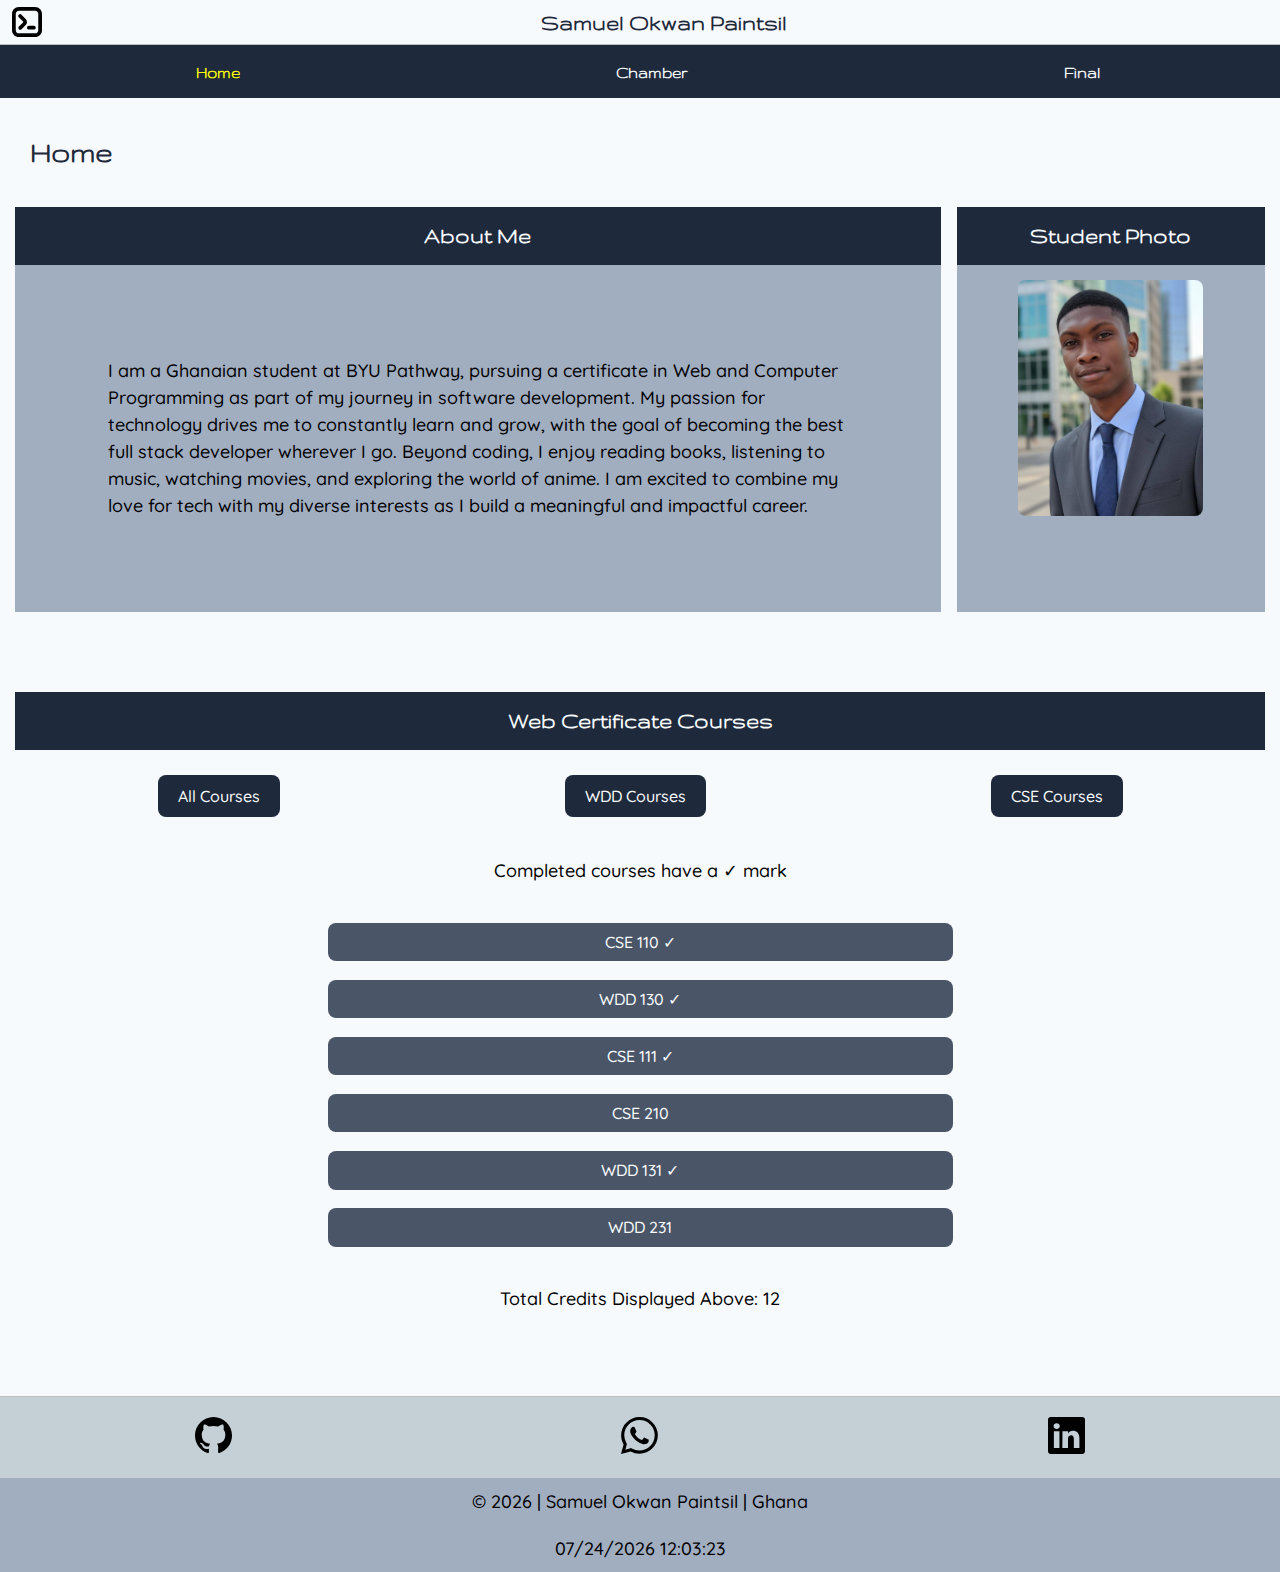
<file: index.html>
<!DOCTYPE html>
<html lang="en">

<head>
    <meta charset="UTF-8">
    <meta name="viewport" content="width=device-width, initial-scale=1.0">
    <meta name="author" content="Samuel Okwan Paintsil">
    <meta name="description" content="This is the home page for WDD 231 - Web Frontend Development I">
    <!-- **************** GOOGLE FONTS ****************** -->
    <link rel="preconnect" href="https://fonts.googleapis.com">
    <link rel="preconnect" href="https://fonts.gstatic.com" crossorigin>
    <link href="https://fonts.googleapis.com/css2?family=Gruppo&family=Quicksand:wght@300..700&display=swap"
        rel="stylesheet">

    <!--************** LINKS TO CSS FILES ****************-->
    <link rel="stylesheet" href="styles/normalize.css">
    <link rel="stylesheet" href="styles/base.css">
    <link rel="stylesheet" href="styles/large.css">

    <!-- ****************** SCRIPTS ********************* -->
    <script src="scripts/scripts.js" defer></script>

    <title>WDD 231 - Web Frontend Development I | Samuel Okwan Paintsil</title>
</head>

<body>
    <header>
        <img src="images/square-terminal.svg" alt="square terminal logo" width="1" height="1">
        <span id="header-text">Samuel Okwan Paintsil</span>
        <button id="ham-button" class="hamburger" aria-label="navigation links"></button>
    </header>
    <nav id="nav-bar" class="navigation">
        <ul>
            <li id="current"><a href="#">Home</a></li>
            <li><a href="#">Chamber</a></li>
            <li><a href="#">Final</a></li>
        </ul>
    </nav>
    <main>
        <h1>Home</h1>
        <div class="about-grid">
            
            <section id="about">
                <h2>About Me</h2>
                <p>I am a Ghanaian student at BYU Pathway, pursuing a certificate in Web and Computer Programming as
                    part of my journey in software development. My passion for technology drives me to constantly learn
                    and grow, with the goal of becoming the best full stack developer wherever I go. Beyond coding, I
                    enjoy reading books, listening to music, watching movies, and exploring the world of anime. I am
                    excited to combine my love for tech with my diverse interests as I build a meaningful and impactful
                    career.</p>
            </section>

            <section id="student-photo">
                <h2>Student Photo</h2>
                <img src="images/linkedin-profile-pic.jpg" alt="Samuel Okwan Paintsil" width="500">
            </section>

        </div>
        <section id="courses">
            <h2>Web Certificate Courses</h2>

            <div id="course-buttons">
                <button id="allContainer">All Courses</button>
                <button id="wddContainer">WDD Courses</button>
                <button id="cseContainer">CSE Courses</button>

            </div>
            <p>Completed courses have a &#10003; mark</p>


            <div class="courseCards">
                <ul id="courseCards">
                </ul>
                <p id="totalCredits"></p>
            </div>

        </section>
    </main>

    <footer>
        <div id="socials">
            <a href="#"><img src="images/github.svg" alt="github icon"></a>
            <a href="#"><img src="images/whatsapp.svg" alt="whatsapp icon"></a>
            <a href="#"><img src="images/linkedin.svg" alt="instagram icon"></a>
        </div>
        <div>
            <p>&copy; <span id="currentYear"></span> | Samuel Okwan Paintsil | Ghana</p>
            <p><span id="lastModified"></span></p>
        </div>
    </footer>

</body>

</html>
</file>
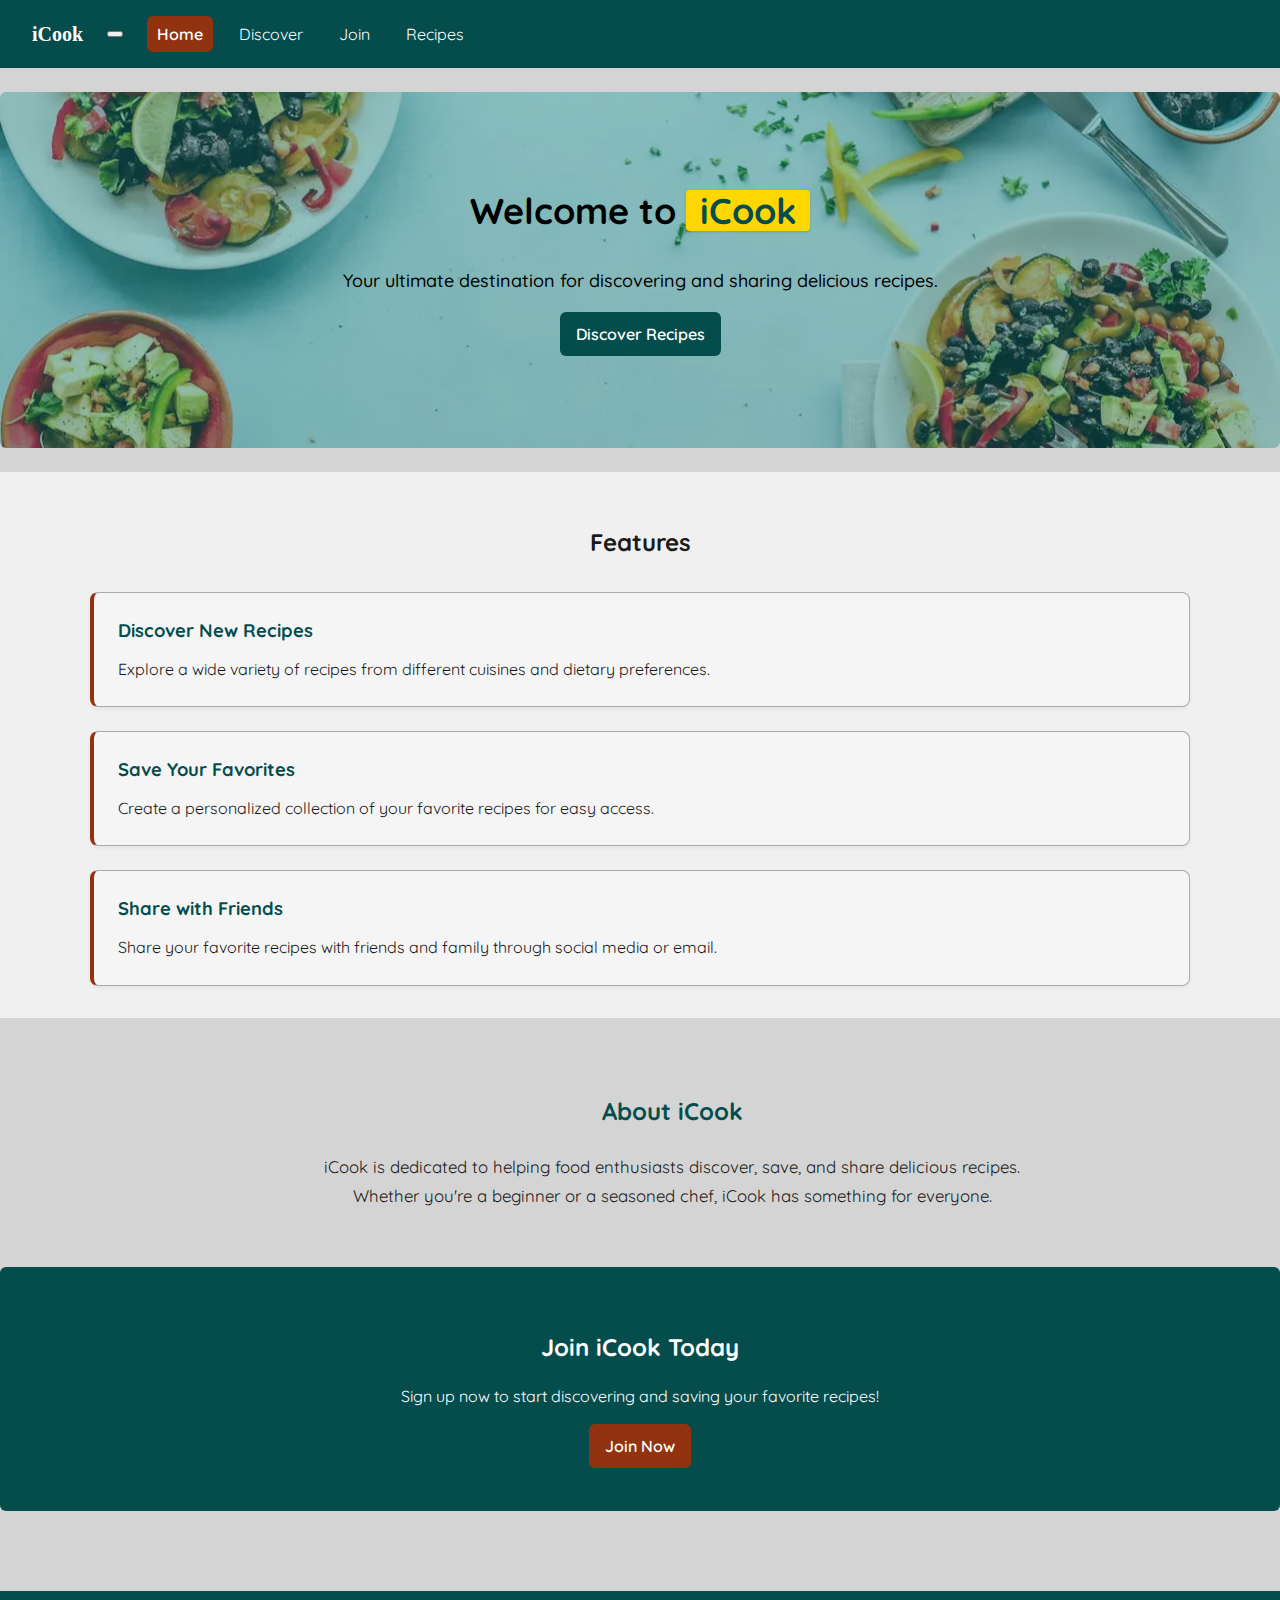
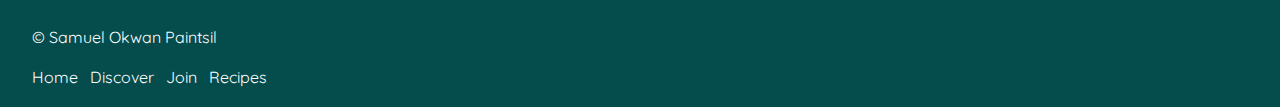
<file: final/index.html>
<!DOCTYPE html>
<html lang="en">

<head>
    <meta charset="UTF-8">
    <meta name="viewport" content="width=device-width, initial-scale=1.0">
    <meta name="author" content="Samuel Okwan Paintsil">
    <meta name="description" content="iCook - Discover and share delicious recipes.">
    <title>iCook - Home</title>

    <!-- ***************** SOCIAL MEDIA META TAGS *********************** -->
    <meta property="og:title" content="iCook - Discover and share delicious recipes">
    <meta property="og:description"
        content="iCook is your ultimate destination for discovering, saving, and sharing delicious recipes from around the world.">
    <meta property="og:image" content="https://shemuel-1.github.io/wdd231/final/images/favicon.ico">
    <meta property="og:url" content="https://shemuel-1.github.io/wdd231/final/index.html">

    <!-- ****************** LINKS TO CSS ******************** -->
    <link rel="stylesheet" href="styles/base.css">
    <link rel="stylesheet" href="styles/larger.css">
    <link rel="stylesheet" href="../styles/normalize.css">

    <!-- ****************** FAVICON ******************** -->
    <link rel="shortcut icon" href="images/favicon.ico">

    <!-- ****************** SCRIPTS ************************ -->
    <script src="scripts/main-nav.mjs" type="module" defer></script>

    <!-- *************** LINKS TO FONTS *****************-->
    <link rel="preconnect" href="https://fonts.googleapis.com">
    <link rel="preconnect" href="https://fonts.gstatic.com" crossorigin>
    <link href="https://fonts.googleapis.com/css2?family=Quicksand:wght@300..700&display=swap" rel="stylesheet">

</head>

<body>
    <header class="mast">
        <div class="container">
            <h1 class="brand"><a href="index.html">iCook</a></h1>
            <button id="ham-button" class="hamburger" aria-label="navigation menu button"></button>
            <nav id="navigation" class="main-nav navigation" aria-label="Main navigation">
                <ul>
                    <li class="current"><a href="index.html">Home</a></li>
                    <li><a href="discover.html">Discover</a></li>
                    <li><a href="join.html">Join</a></li>
                    <li><a href="recipes.html">Recipes</a></li>
                </ul>
            </nav>
        </div>
    </header>
    <main>
        <section class="hero">
            <div class="container">
                <h2>Welcome to <span class="highlight">iCook</span></h2>
                <p>Your ultimate destination for discovering and sharing delicious recipes.</p>
                <a href="discover.html" class="btn-primary">Discover Recipes</a>
            </div>
        </section>
        <section class="features">
            <div class="container">
                <h2>Features</h2>
                <div class="feature-list">
                    <div class="feature-item">
                        <h3>Discover New Recipes</h3>
                        <p>Explore a wide variety of recipes from different cuisines and dietary preferences.</p>
                    </div>
                    <div class="feature-item">
                        <h3>Save Your Favorites</h3>
                        <p>Create a personalized collection of your favorite recipes for easy access.</p>
                    </div>
                    <div class="feature-item">
                        <h3>Share with Friends</h3>
                        <p>Share your favorite recipes with friends and family through social media or email.</p>
                    </div>
                </div>
            </div>
        </section>
        <section class="about">
            <div class="container">
                <h2>About iCook</h2>
                <p>iCook is dedicated to helping food enthusiasts discover, save, and share delicious recipes.
                    Whether you're a beginner or a seasoned chef, iCook has something for everyone.</p>
            </div>
        </section>
        <div>
            <section class="join-cta-home">
                <div class="container">
                    <h2>Join iCook Today</h2>
                    <p>Sign up now to start discovering and saving your favorite recipes!</p>
                    <a href="join.html" class="btn-secondary">Join Now</a>
                </div>
            </section>
    </main>
    <footer class="foot">
        <div class="container">
            <p>&copy; Samuel Okwan Paintsil</p>
            <nav aria-label="Footer navigation">
                <ul>
                    <li><a href="index.html">Home</a></li>
                    <li><a href="discover.html">Discover</a></li>
                    <li><a href="join.html">Join</a></li>
                    <li><a href="recipes.html">Recipes</a></li>
                </ul>
            </nav>
        </div>
    </footer>
</body>

</html>
</file>
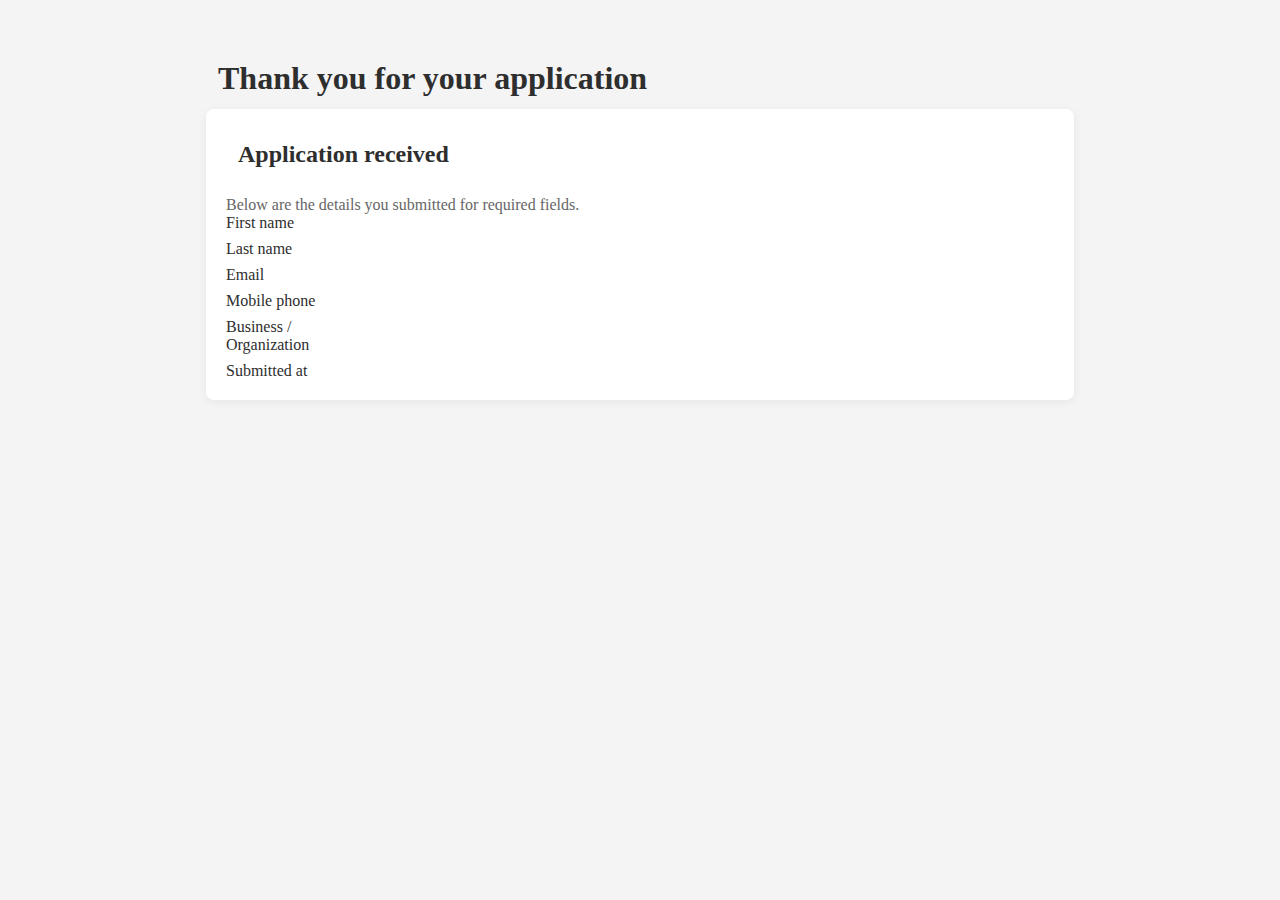
<file: chamber/thankyou.html>
<!doctype html>
<html lang="en">

<head>
    <meta charset="utf-8">
    <meta name="viewport" content="width=device-width,initial-scale=1">
    <title>Thank you</title>
    <link rel="stylesheet" href="styles/base.css">
    <link rel="stylesheet" href="styles/thankyou.css">

    <script src="scripts/joinModals.mjs"></script>
</head>

<body>
    <div class="container">
        <h1>Thank you for your application</h1>
        <div class="summary" id="summary">
            <h2>Application received</h2>
            <p class="note">Below are the details you submitted for required fields.</p>
            <dl id="results"></dl>
        </div>
    </div>


</body>

</html>
</file>
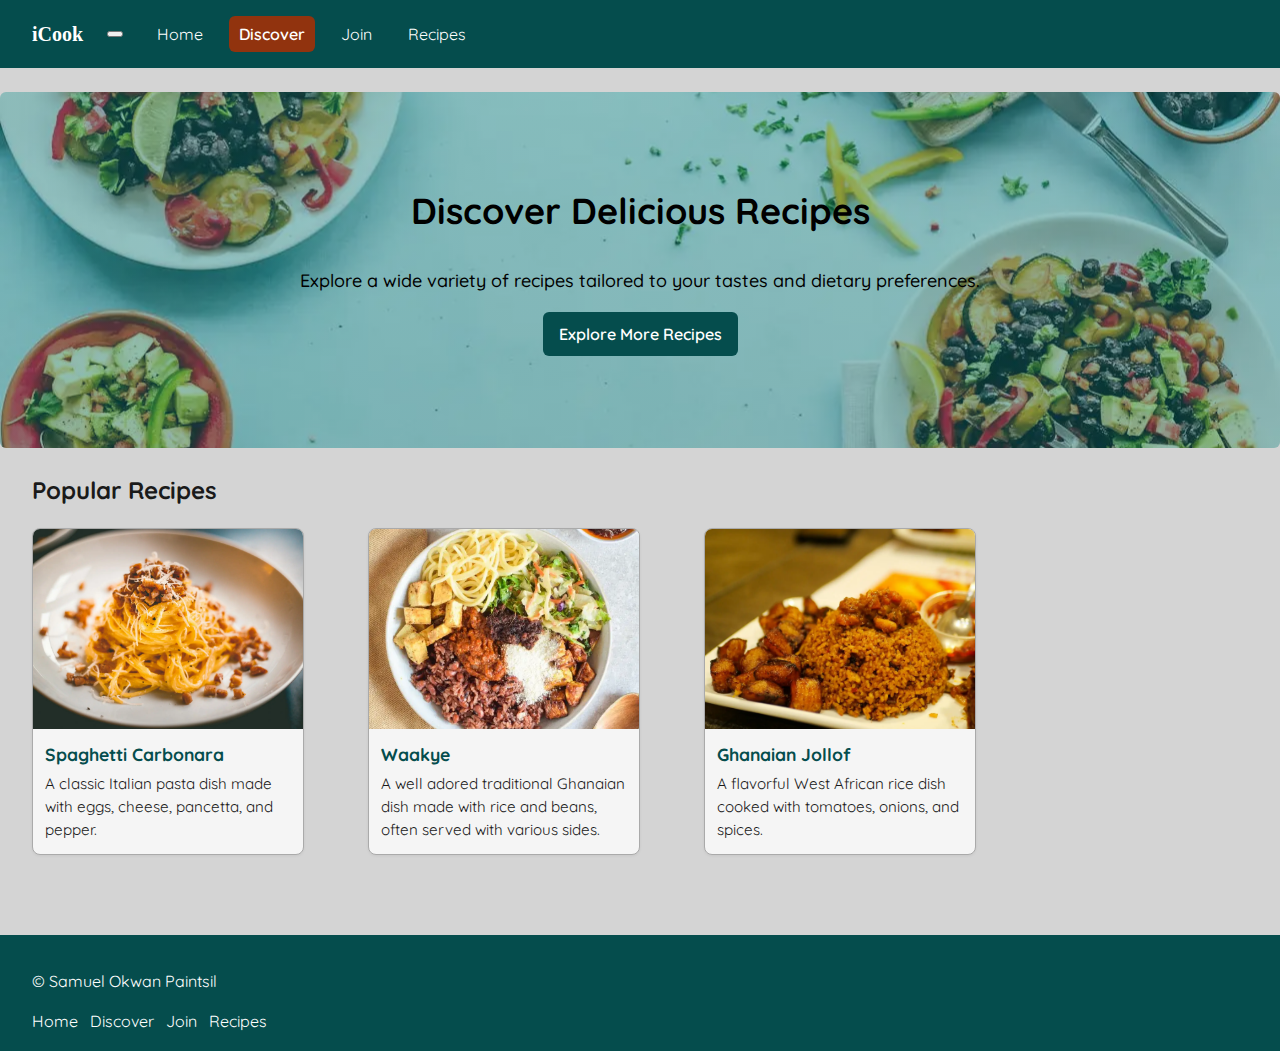
<file: final/discover.html>
<!DOCTYPE html>
<html lang="en">

<head>
    <meta charset="UTF-8">
    <meta name="viewport" content="width=device-width, initial-scale=1.0">
    <meta name="author" content="Samuel Okwan Paintsil">
    <meta name="description" content="iCook - Discover and share delicious recipes.">
    <title>Discover - iCook</title>

    <!-- ***************** SOCIAL MEDIA META TAGS *********************** -->
    <meta property="og:title" content="iCook - Discover">
    <meta property="og:description"
        content="iCook is your ultimate destination for discovering, saving, and sharing delicious recipes from around the world.">
    <meta property="og:image" content="https://shemuel-1.github.io/wdd231/final/images/favicon.ico">
    <meta property="og:url" content="https://shemuel-1.github.io/wdd231/final/index.html">

    <!-- ****************** LINKS TO CSS ******************** -->
    <link rel="stylesheet" href="styles/base.css">
    <link rel="stylesheet" href="styles/larger.css">
    <link rel="stylesheet" href="../styles/normalize.css">

    <!-- ****************** SCRIPTS ************************ -->
    <script src="scripts/main-nav.mjs" type="module" defer></script>

    <!-- ****************** FAVICON ******************** -->
    <link rel="shortcut icon" href="images/favicon.ico">

    <!-- *************** LINKS TO FONTS ***************** -->
    <link rel="preconnect" href="https://fonts.googleapis.com">
    <link rel="preconnect" href="https://fonts.gstatic.com" crossorigin>
    <link href="https://fonts.googleapis.com/css2?family=Quicksand:wght@300..700&display=swap" rel="stylesheet">

</head>

<body>
    <header class="mast">
        <div class="container">
            <h1 class="brand"><a href="index.html">iCook</a></h1>
            <button id="ham-button" class="hamburger" aria-label="navigation menu button"></button>
            <nav id="navigation" class="main-nav navigation" aria-label="Main navigation">
                <ul>
                    <li><a href="index.html">Home</a></li>
                    <li class="current"><a href="discover.html">Discover</a></li>
                    <li><a href="join.html">Join</a></li>
                    <li><a href="recipes.html">Recipes</a></li>
                </ul>
            </nav>
        </div>
    </header>
    <main>
        <section class="discover-cta">
            <div class="container">
                <h2>Discover Delicious Recipes</h2>
                <p>Explore a wide variety of recipes tailored to your tastes and dietary preferences.</p>
                <a href="recipes.html" class="btn-primary">Explore More Recipes</a>
            </div>
        </section>
        <section class="popular-recipes">
            <div class="container">
                <h2>Popular Recipes</h2>
                <div class="recipe-list">
                    <div class="recipe-item">
                        <img src="images/spaghetti-carbonara.webp" alt="A plate of spaghetti carbonara garnished with parsley">
                        <h3>Spaghetti Carbonara</h3>
                        <p>A classic Italian pasta dish made with eggs, cheese, pancetta, and pepper.</p>
                    </div>
                    <div class="recipe-item">
                        <img src="images/garnished-waakye.webp" alt="A well garnished plate of waakye">
                        <h3>Waakye</h3>
                        <p>A well adored traditional Ghanaian dish made with rice and beans, often served with various sides.</p>
                    </div>
                    <div class="recipe-item">
                        <img src="images/ghana-jollof.webp" alt="A bowl of Ghanaian jollof rice garnished with vegetables">
                        <h3>Ghanaian Jollof</h3>
                        <p>A flavorful West African rice dish cooked with tomatoes, onions, and spices.</p>
                    </div>
                </div>
            </div>
        </section>
    </main>
    <footer class="foot">
        <div class="container">
            <p>&copy; Samuel Okwan Paintsil</p>
            <nav aria-label="Footer navigation">
                <ul>
                    <li><a href="index.html">Home</a></li>
                    <li><a href="discover.html">Discover</a></li>
                    <li><a href="join.html">Join</a></li>
                    <li><a href="recipes.html">Recipes</a></li>
                </ul>
            </nav>
        </div>
    </footer>
</body>

</html>
</file>
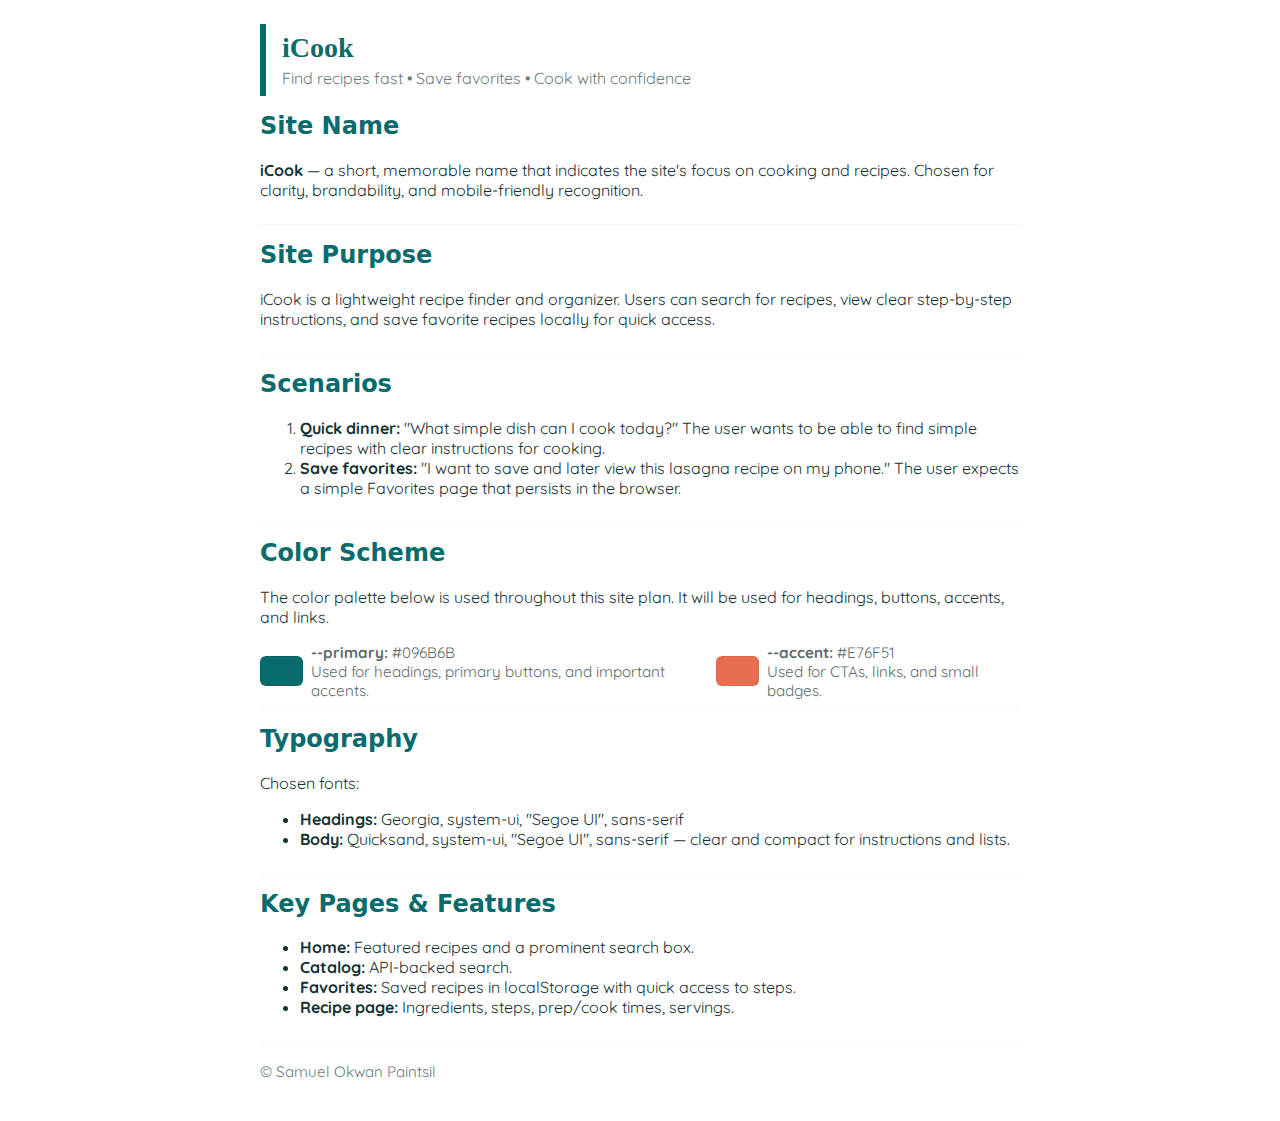
<file: final/icookplan.html>
<!doctype html>
<html lang="en">

<head>
    <meta charset="utf-8">
    <meta name="viewport" content="width=device-width,initial-scale=1">
    <title>iCook — Site Plan</title>
    <link rel="stylesheet" href="styles/site-plan.css">
    <link rel="preconnect" href="https://fonts.googleapis.com">
    <link rel="preconnect" href="https://fonts.gstatic.com" crossorigin>
    <link href="https://fonts.googleapis.com/css2?family=Quicksand:wght@300..700&display=swap" rel="stylesheet">
</head>

<body>
    <main class="wrap">
        <header class="mast">
            <h1 class="brand">iCook</h1>
            <p class="lead">Find recipes fast • Save favorites • Cook with confidence</p>
        </header>

        <section>
            <h2>Site Name</h2>
            <p><strong>iCook</strong> — a short, memorable name that indicates the site's focus on cooking and recipes.
                Chosen for clarity, brandability, and mobile-friendly recognition.</p>
        </section>

        <section>
            <h2>Site Purpose</h2>
            <p>iCook is a lightweight recipe finder and organizer. Users can search for recipes,
                view clear step-by-step instructions, and save favorite recipes locally for quick access.</p>
        </section>

        <section>
            <h2>Scenarios</h2>
            <ol>
                <li><strong>Quick dinner:</strong> "What simple dish can I cook today?" The user wants to be able to find simple recipes with clear instructions for cooking.</li>
                <li><strong>Save favorites:</strong> "I want to save and later view this lasagna recipe on my phone."
                    The user expects a simple Favorites page that persists in the browser.</li>
            </ol>
        </section>

        <section>
            <h2>Color Scheme</h2>
            <p>The color palette below is used throughout this site plan. It will be used for headings, buttons,
                accents, and links.</p>
            <div class="palette">
                <div class="swatch">
                    <div class="sample primary"></div>
                    <div class="meta"><strong>--primary:</strong> #096B6B<br>Used for headings, primary buttons, and
                        important accents.</div>
                </div>
                <div class="swatch">
                    <div class="sample accent"></div>
                    <div class="meta"><strong>--accent:</strong> #E76F51<br>Used for CTAs, links, and small badges.
                    </div>
                </div>
            </div>
        </section>

        <section>
            <h2>Typography</h2>
            <p>Chosen fonts:</p>
            <ul>
                <li><strong>Headings:</strong> Georgia, system-ui, "Segoe UI", sans-serif
                </li>
                <li><strong>Body:</strong> Quicksand, system-ui, "Segoe UI", sans-serif — clear and
                    compact for instructions and lists.</li>
            </ul>
        </section>

        <section>
            <h2>Key Pages & Features</h2>
            <ul>
                <li><strong>Home:</strong> Featured recipes and a prominent search box.</li>
                <li><strong>Catalog:</strong> API-backed search.</li>
                <li><strong>Favorites:</strong> Saved recipes in localStorage with quick access to steps.</li>
                <li><strong>Recipe page:</strong> Ingredients, steps, prep/cook times, servings.</li>
            </ul>
        </section>

        <footer class="foot">
            <p>&copy; Samuel Okwan Paintsil </p>
        </footer>
    </main>
</body>

</html>
</file>
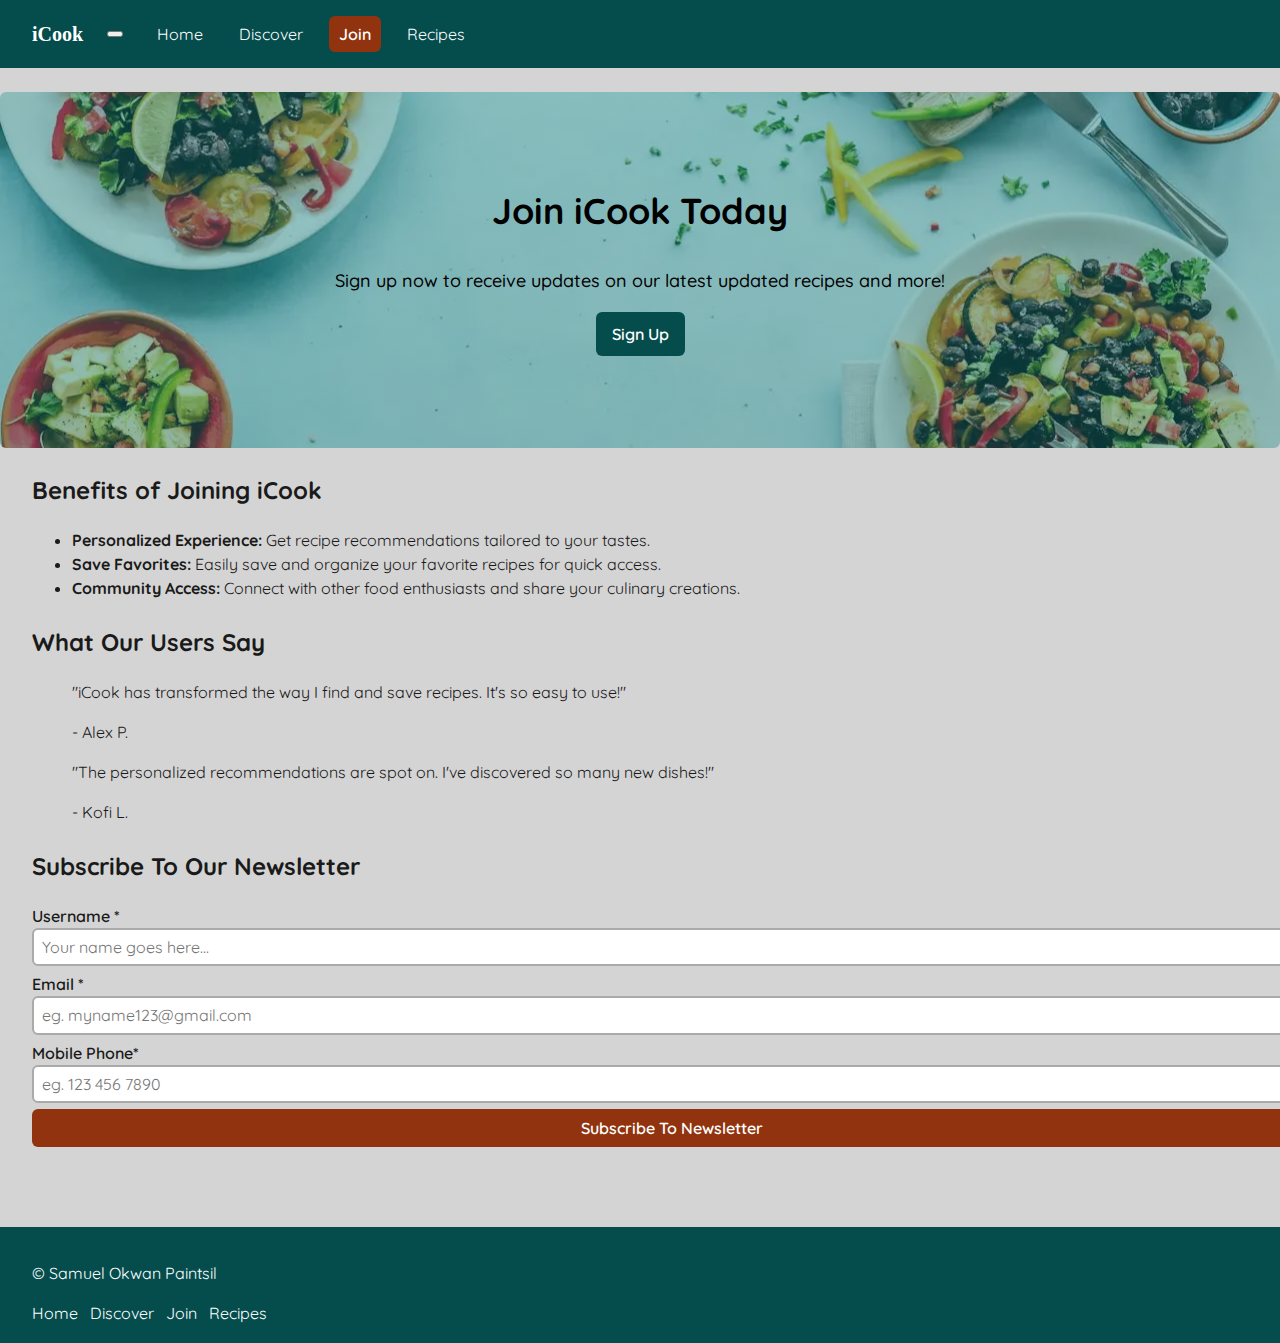
<file: final/join.html>
<!DOCTYPE html>
<html lang="en">

<head>
    <meta charset="UTF-8">
    <meta name="viewport" content="width=device-width, initial-scale=1.0">
    <meta name="author" content="Samuel Okwan Paintsil">
    <meta name="description"
        content="Join iCook to get personalized recipe recommendations, save your favorite dishes, and connect with a community of food enthusiasts.">
    <title>Join Us - iCook</title>

    <!-- ***************** SOCIAL MEDIA META TAGS *********************** -->
    <meta property="og:title" content="Join Us - iCook">
    <meta property="og:description"
        content="Join iCook to get personalized recipe recommendations, save your favorite dishes, and connect with a community of food enthusiasts.">
    <meta property="og:image" content="https://shemuel-1.github.io/wdd231/final/images/favicon.ico">
    <meta property="og:url" content="https://shemuel-1.github.io/wdd231/final/join.html">

    <!-- ****************** LINKS TO CSS ******************** -->
    <link rel="stylesheet" href="styles/base.css">
    <link rel="stylesheet" href="styles/larger.css">
    <link rel="stylesheet" href="../styles/normalize.css">

    <!-- ****************** FAVICON ******************** -->
    <link rel="shortcut icon" href="images/favicon.ico">

    <!-- ****************** SCRIPTS ************************ -->
    <script src="scripts/main-nav.mjs" type="module" defer></script>

    <!-- *************** LINKS TO FONTS ***************** -->
    <link rel="preconnect" href="https://fonts.googleapis.com">
    <link rel="preconnect" href="https://fonts.gstatic.com" crossorigin>
    <link href="https://fonts.googleapis.com/css2?family=Quicksand:wght@300..700&display=swap" rel="stylesheet">

</head>

<body>
    <header class="mast">
        <div class="container">
            <h1 class="brand"><a href="index.html">iCook</a></h1>
            <button id="ham-button" class="hamburger" aria-label="navigation menu button"></button>
            <nav id="navigation" class="main-nav navigation" aria-label="Main navigation">
                <ul>
                    <li><a href="index.html">Home</a></li>
                    <li><a href="discover.html">Discover</a></li>
                    <li class="current"><a href="join.html">Join</a></li>
                    <li><a href="recipes.html">Recipes</a></li>
                </ul>
            </nav>
        </div>
    </header>
    <main>
        <section class="join-cta">
            <div class="container">
                <h2>Join iCook Today</h2>
                <p>Sign up now to receive updates on our latest updated recipes and more!</p>
                <a href="signup.html" class="btn-primary">Sign Up</a>
            </div>
        </section>
        <section class="benefits">
            <div class="container">
                <h2>Benefits of Joining iCook</h2>
                <ul>
                    <li><strong>Personalized Experience:</strong> Get recipe recommendations tailored to your tastes.
                    </li>
                    <li><strong>Save Favorites:</strong> Easily save and organize your favorite recipes for quick
                        access.</li>
                    <li><strong>Community Access:</strong> Connect with other food enthusiasts and share your culinary
                        creations.</li>
                </ul>
            </div>
        </section>
        <section class="testimonials">
            <div class="container">
                <h2>What Our Users Say</h2>
                <blockquote>
                    <p>"iCook has transformed the way I find and save recipes. It's so easy to use!"</p>
                    <footer>- Alex P.</footer>
                </blockquote>
                <blockquote>
                    <p>"The personalized recommendations are spot on. I've discovered so many new dishes!"</p>
                    <footer>- Kofi L.</footer>
                </blockquote>
            </div>
        </section>
        <section class="form">
            <div class="container">
                <h2>Subscribe To Our Newsletter</h2>
                <form method="get" action="thankyou.html">
                    <label>Username <span class="asterisk">*</span>

                        <input type="text" name="Name" aria-placeholder="Your name goes here"
                            placeholder="Your name goes here..." required title="Applicant Username" autocomplete="username">

                    </label>


                    <label>Email <span class="asterisk">*</span>

                        <input type="email" name="Email" aria-placeholder="Your email"
                            placeholder="eg. myname123@gmail.com" required title="Applicant Email" autocomplete="email">

                    </label>


                    <label>Mobile Phone<span class="asterisk">*</span>

                        <input type="tel" name="Name" aria-placeholder="eg. 123 456 7890"
                            placeholder="eg. 123 456 7890" required title="Applicant Phone Number" autocomplete="tel">

                    </label>

                    <input type="submit" value="Subscribe To Newsletter" class="btn-secondary">
                </form>
            </div>
        </section>
    </main>
    <footer class="foot">
        <div class="container">
            <p>&copy; Samuel Okwan Paintsil</p>
            <nav aria-label="Footer navigation">
                <ul>
                    <li><a href="index.html">Home</a></li>
                    <li><a href="discover.html">Discover</a></li>
                    <li><a href="join.html">Join</a></li>
                    <li><a href="recipes.html">Recipes</a></li>
                </ul>
            </nav>
        </div>
    </footer>
</body>

</html>
</file>
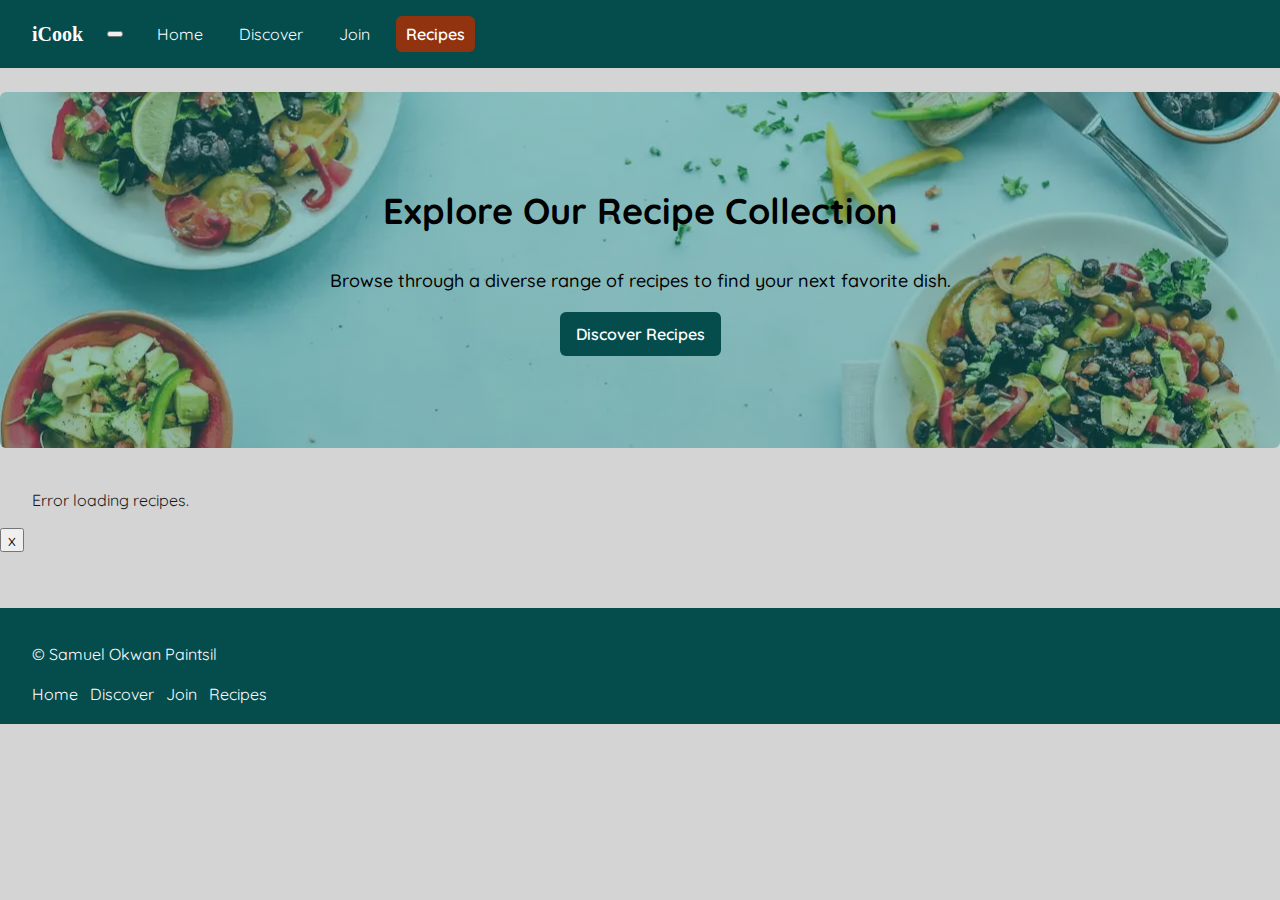
<file: final/recipes.html>
<!DOCTYPE html>
<html lang="en">

<head>
    <meta charset="UTF-8">
    <meta name="viewport" content="width=device-width, initial-scale=1.0">
    <meta name="author" content="Samuel Okwan Paintsil">
    <meta name="description"
        content="Find a variety of delicious recipes on iCook, your go-to platform for culinary inspiration and cooking tips.">
    <title>Recipes - iCook</title>

    <!-- ***************** SOCIAL MEDIA META TAGS *********************** -->
    <meta property="og:title" content="Recipes - iCook ">
    <meta property="og:description"
        content="Find a variety of delicious recipes on iCook, your go-to platform for culinary inspiration and cooking tips.">
    <meta property="og:image" content="https://shemuel-1.github.io/wdd231/final/images/favicon.ico">
    <meta property="og:url" content="https://shemuel-1.github.io/wdd231/final/recipes.html">

    <!-- ****************** LINKS TO CSS ******************** -->
    <link rel="stylesheet" href="styles/base.css">
    <link rel="stylesheet" href="styles/larger.css">
    <link rel="stylesheet" href="../styles/normalize.css">

    <!-- ****************** SCRIPTS ************************ -->
    <script src="scripts/recipes.mjs" type="module" defer></script>
    <script src="scripts/main-nav.mjs" type="module" defer></script>

    <!-- ****************** FAVICON ******************** -->
    <link rel="shortcut icon" href="images/favicon.ico">

    <!-- *************** LINKS TO FONTS ***************** -->
    <link rel="preconnect" href="https://fonts.googleapis.com">
    <link rel="preconnect" href="https://fonts.gstatic.com" crossorigin>
    <link href="https://fonts.googleapis.com/css2?family=Quicksand:wght@300..700&display=swap" rel="stylesheet">

</head>

<body>
    <header class="mast">
        <div class="container">
            <h1 class="brand"><a href="index.html">iCook</a></h1>
            <button id="ham-button" class="hamburger" aria-label="navigation menu button"></button>
            <nav id="navigation" class="main-nav navigation" aria-label="Main navigation">
                <ul>
                    <li><a href="index.html">Home</a></li>
                    <li><a href="discover.html">Discover</a></li>
                    <li><a href="join.html">Join</a></li>
                    <li class="current"><a href="recipes.html">Recipes</a></li>
                </ul>
            </nav>
        </div>
    </header>
    <main>
        <section class="recipes-cta">
            <div class="container">
                <h2>Explore Our Recipe Collection</h2>
                <p>Browse through a diverse range of recipes to find your next favorite dish.</p>
                <a href="discover.html" id="discover-btn" class="btn-primary">Discover Recipes</a>
            </div>
        </section>
        <section class="container">
            <div id="recipes-container" class="recipe-list">
                <!-- Recipe items will go here -->
            </div>
        </section>

        <!-- Reusable modal -->
        <div id="recipe-modal" class="modal" aria-hidden="true">
            <div class="modal__backdrop" data-close="true"></div>

            <div class="modal__dialog" role="dialog" aria-modal="true" aria-labelledby="modal-title">
                <button class="modal__close" type="button" aria-label="Close" data-close="true">x</button>
                <div class="modal__content"><!-- filled dynamically --></div>
            </div>

        </div>
    </main>
    <footer class="foot">
        <div class="container">
            <p>&copy; Samuel Okwan Paintsil</p>
            <nav aria-label="Footer navigation">
                <ul>
                    <li><a href="index.html">Home</a></li>
                    <li><a href="discover.html">Discover</a></li>
                    <li><a href="join.html">Join</a></li>
                    <li><a href="recipes.html">Recipes</a></li>
                </ul>
            </nav>
        </div>
    </footer>
</body>

</html>
</file>
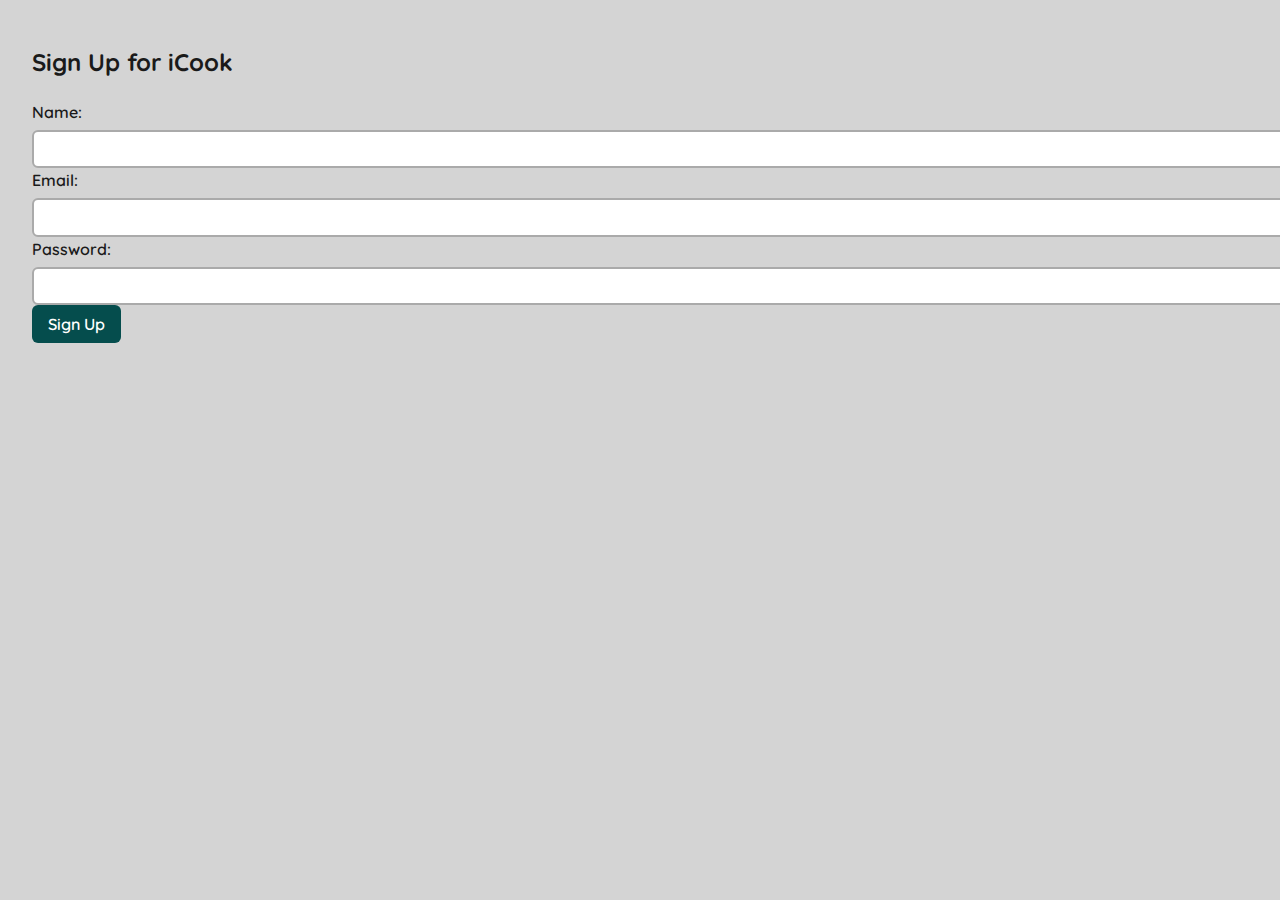
<file: final/signup.html>
<!DOCTYPE html>
<html lang="en">
<head>
    <meta charset="UTF-8">
    <meta name="viewport" content="width=device-width, initial-scale=1.0">
    <meta name="author" content="Samuel Okwan Paintsil">
    <meta name="description" content="Sign up for iCook to receive updates on the latest recipes and more!">
    <title>Sign Up - iCook</title>

    <!-- ***************** SOCIAL MEDIA META TAGS *********************** -->
    <meta property="og:title" content="Sign Up - iCook">
    <meta property="og:description"
        content="iCook is your ultimate destination for discovering, saving, and sharing delicious recipes from around the world.">
    <meta property="og:image" content="https://shemuel-1.github.io/wdd231/final/images/favicon.ico">
    <meta property="og:url" content="https://shemuel-1.github.io/wdd231/final/index.html">

    <!-- ****************** LINKS TO CSS ******************** -->
    <link rel="stylesheet" href="styles/base.css">
    <link rel="stylesheet" href="styles/larger.css">
    <link rel="stylesheet" href="../styles/normalize.css">

    <!-- ****************** FAVICON ******************** -->
    <link rel="shortcut icon" href="images/favicon.ico">

    <!-- *************** LINKS TO FONTS *****************-->
    <link rel="preconnect" href="https://fonts.googleapis.com">
    <link rel="preconnect" href="https://fonts.gstatic.com" crossorigin>
    <link href="https://fonts.googleapis.com/css2?family=Quicksand:wght@300..700&display=swap" rel="stylesheet">

</head>
<body>
    <main>
        <section class="signup-form">
            <div class="container">
                <h2>Sign Up for iCook</h2>
                <form method="get" action="thankyou.html" method="post">
                    <label for="name">Name:</label>
                    <input type="text" id="name" name="name" required>

                    <label for="email">Email:</label>
                    <input type="email" id="email" name="email" required>

                    <label for="password">Password:</label>
                    <input type="password" id="password" name="password" required>

                    <button type="submit" class="btn-primary">Sign Up</button>
                </form>
            </div>
        </section>
    </main>
</body>
</html>
</file>
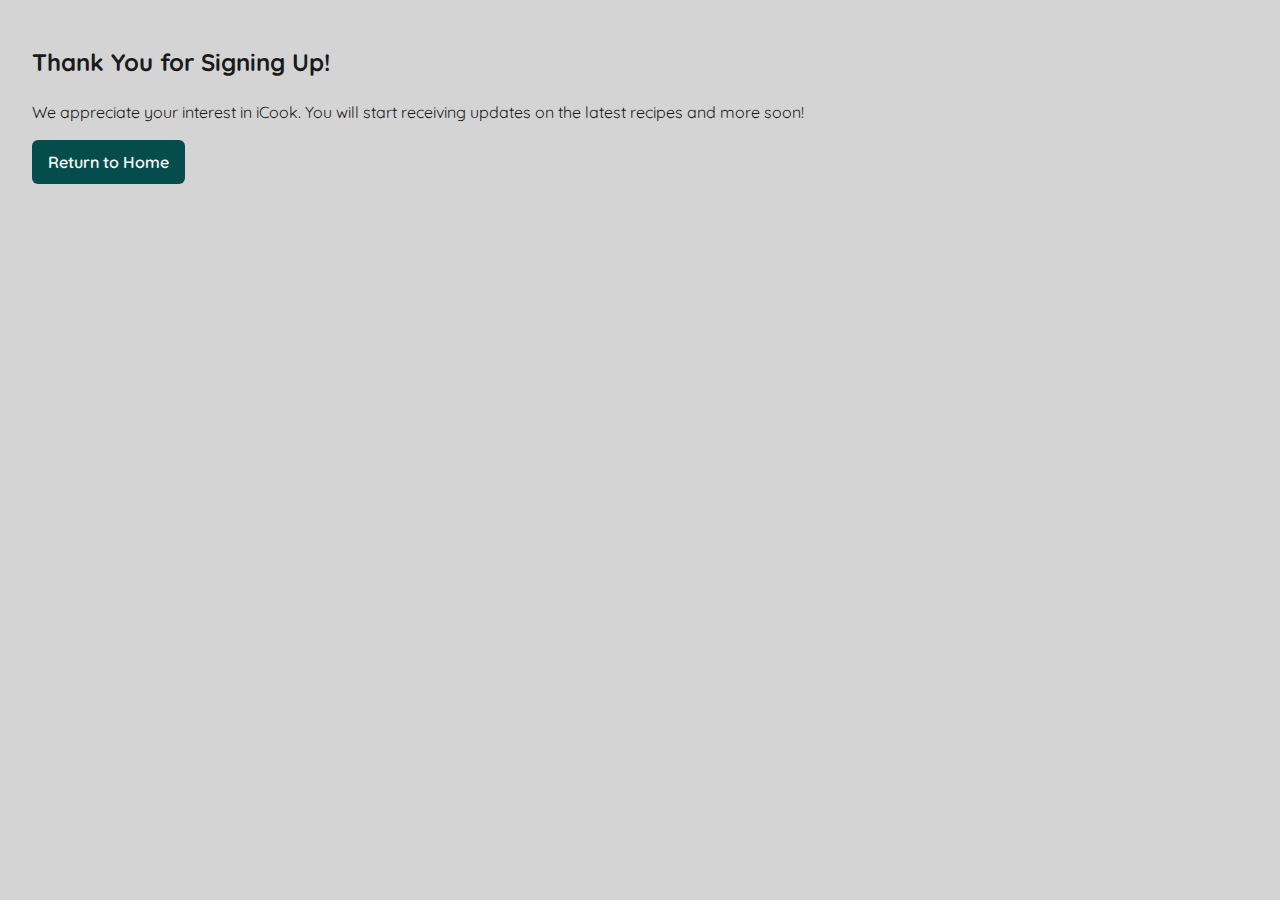
<file: final/thankyou.html>
<!DOCTYPE html>
<html lang="en">
<head>
    <meta charset="UTF-8">
    <meta name="viewport" content="width=device-width, initial-scale=1.0">
    <meta name="author" content="Samuel Okwan Paintsil">
    <meta name="description" content="Find a variety of delicious recipes on iCook, your go-to platform for culinary inspiration and cooking tips.">
    <title>Thank You</title>
    
    <!-- ****************** LINKS TO CSS ******************** -->
    <link rel="stylesheet" href="styles/base.css">
    <link rel="stylesheet" href="styles/larger.css">
    <link rel="stylesheet" href="../styles/normalize.css">

    <!-- ****************** FAVICON ******************** -->
    <link rel="shortcut icon" href="images/favicon.ico">

    <!-- *************** LINKS TO FONTS ***************** -->
    <link rel="preconnect" href="https://fonts.googleapis.com">
    <link rel="preconnect" href="https://fonts.gstatic.com" crossorigin>
    <link href="https://fonts.googleapis.com/css2?family=Quicksand:wght@300..700&display=swap" rel="stylesheet">

</head>
<body>
    <main>
        <section class="thank-you-message">
            <div class="container">
                <h2>Thank You for Signing Up!</h2>
                <p>We appreciate your interest in iCook. You will start receiving updates on the latest recipes and more soon!</p>
                <a href="index.html" class="btn-primary">Return to Home</a>
            </div>
        </section>
    </main>
</body>
</html>
</file>
<file: styles/base.css>
* {
    padding: 0;
    margin: 0;
    box-sizing: border-box;
}

:root {
    --heading-font: Gruppo, Times, serif;
    --body-font: Quicksand, Times, serif;
    /* --primary-color: #2563eb;
    --secondary-color: #f59e42;
    --accent-color: #10b981;
    --background-color: #f9fafb;*/
    --text-color: #1e293b; 
    --color-primary: #4a5568;
    --color-secondary: #a0aec0;
    --color-background: #f7fafc;
}

body{
    background-color: var(--color-background);
}

/* **************** HEADER ****************** */
header {
    width: 100%;
    display: grid;
    grid-template-columns: 24px auto 44px;
    gap: 5px;
    align-items: end;
    padding: 7px 0 7px 12px;
    border-bottom: solid 1px #bebebe;
}

header img {
    display: block;
    width: 100%;
    height: auto;
}

#header-text {
    font-family: var(--heading-font);
    font-size: 1.2rem;
    text-align: center;
    font-weight: 700;
    color: var(--text-color);
}

/* ******************NAVIGATION MENU******************** */
.hamburger {
    display: block;
    border: 0;
    background: none;
    cursor: pointer;
    font-size: 1.3rem;
}

.hamburger::before {
    content: "\2630";
    font-family: Verdana, Geneva, Tahoma, sans-serif;
}

.hamburger.show::before {
    content: "\00d7";
    font-family: Verdana, Geneva, Tahoma, sans-serif;
}

.navigation {
    display: none;
}

.navigation.show {
    display: block;
    background-color: var(--text-color);
}

.navigation ul li {
    margin: 0;
    padding: 0;
    list-style: none;
    margin-top: 0.5rem;
    margin-left: 15px;
    font-size: 15px;
}

.navigation ul li a {
    display: block;
    text-decoration: none;
    font-family: var(--heading-font);
    font-weight: 600;
    color: var(--color-background);
    padding-bottom: 10px;

}

nav #current a{
    color: yellow;
}

main{
    margin: 15px;
    font-family: var(--body-font);
    font-weight: 500;
}

h1,h2,h3{
    font-family: var(--heading-font);
    padding:15px;
    color: var(--text-color);
}


/* ****************** ABOUT ******************** */
p{
    background-color: var(--color-secondary);
    padding:20px;
    font-size: 15px;
    line-height: 1.5;
}

#about h2{
    color: var(--color-background);
    background-color: var(--text-color);
    text-align: center;
}


/* ****************** STUDENT PHOTO ******************** */
#student-photo{
    background-color: var(--color-secondary);
    margin-top:15px ;
}

#student-photo h2{
    color: var(--color-background);
    background-color: var(--text-color);
    text-align: center;
}

#student-photo img{
    width: 60%;
    height: auto;
    border-radius: 8px;
    margin: 5% 20%;
}


/* ****************** COURSES ******************** */
#courses{
    margin-top: 15px;
}

#courses h2{
    color: var(--color-background);
    background-color: var(--text-color);
    text-align: center;
}

#courses button{
    border: none;
    background-color: var(--text-color);
    color: var(--color-background);
    padding: 10px;
    margin: 10px 0 20px 0;
    border-radius: 8px;
}

#courses p{
    text-align: center;
    background-color: var(--color-background);
    margin: 0;
    font-size: smaller;
}

#courses button:hover{
    background-color: var(--color-primary);
}

.courseCards ul {
    list-style: none;
}

.courseCards ul li{
    padding: 10px;
    margin-bottom: 12px;
    background-color: var(--color-primary);
    color: var(--color-background);
    text-align: center;
    border-radius: 8px;
}

.courseCards ul li:hover{
    background-color: var(--text-color);
}


/* **************** FOOTER ******************* */
#socials {
    display: flex;
    justify-content: space-around;
}

#socials a{
    text-decoration: none;
}

#socials a img{
    width: 30px;
    margin-bottom: 20px;
}

footer{
    padding-top: 2%;
    background-color: #c4cfd6;
}

footer p{
    font-family: var(--body-font);
    font-weight: 500;
    text-align: center;
    padding: 10px;
}
</file>
<file: styles/large.css>
@media (min-width: 38rem){
    :root {
    --heading-font: Gruppo, Times, serif;
    --body-font: Quicksand, Times, serif;
    /* --primary-color: #2563eb;
    --secondary-color: #f59e42;
    --accent-color: #10b981;
    --background-color: #f9fafb;*/
    --text-color: #1e293b; 
    --color-primary: #4a5568;
    --color-secondary: #a0aec0;
    --color-background: #f7fafc;
    }

    /* *******************HEADER****************** */
    header{
        display:grid;
        grid-template-columns: 30px auto;
    }

    #header-text {
        font-size: 1.5rem;
    }


    /* ******************NAVIGATION MENU******************** */
    .navigation{
        display: block;
        background-color:var(--text-color);
        padding-bottom: 5px ;
    }

    .navigation ul{
        display: flex;
        justify-content: space-around;
    }

    .navigation ul li a{
        padding: 10px 20px;
        font-size: 17px;
        border-radius: 2px;
    }

    
    .navigation ul li a:hover {
        background-color: var(--color-background);
        color: var(--text-color);
        font-weight: 600;
    }

    .hamburger{
        display: none;
    }


    /* ****************** ABOUT ******************** */
    p{
    background-color: var(--color-secondary);
    padding:20px;
    font-size: 18px;
    line-height: 1.5;
    }

    .about-grid{
        display:grid;
        grid-template-columns: 3fr 1fr;
        gap: 1rem;
        margin-bottom: 5rem;
    }

    #about{
        margin-bottom: 0;
        padding-bottom: 0;
    }

    #about p{
        padding: 10%;
    }


    /* ****************** STUDENT PHOTO ******************** */
    #student-photo{
        margin-top: 0;
    }

    #student-photo img{
        min-width: 100px;
    }

    /* ****************** COURSES ******************** */
    #course-buttons{
        display:flex;
        justify-content: space-around;
        margin-top: 15px;
    }

    #courses button{
        padding: 12px 20px;
        font-weight: 500;
    }

    #courses p{
    font-size: 18px;
    }

    .courseCards ul li{
        max-width: 50%;
        margin: 1.5% 25%;
    }

    /* ***************** FOOTER ******************* */
    footer{
        margin-top: 5%;
        padding-top: 1.5%;
        border-top:  solid 1px #bebebe;
        background-color: #c4cfd6;
    }

    #socials a img{
    width: 37px;
    }

}
</file>
<file: final/styles/base.css>
/* Simple site-wide styles for iCook - base (mobile-first)
   Colors from site plan: primary #096B6B, accent #E76F51
*/

:root {
    --primary: #054d4d;
    --accent: #91330e;
    --white: #ffffff;
    --bg: #d4d4d4;
    --text: #1a1a1a;
    --muted: #444;
    --border: #aaa;
    --radius: 8px;
}

body {
    font-family: 'Quicksand', system-ui, 'Segoe UI', Roboto, 'Helvetica Neue', Arial;
    color: var(--text);
    background: var(--bg);
    line-height: 1.5;
    overflow-x: hidden;
}

a {
    color: var(--accent);
    text-decoration: none
}

a:hover {
    text-decoration: underline
}

.container {
    width: 100%;
    max-width: 1100px;
    margin: 0 auto;
    padding: 0 16px
}

.wrap {
    min-height: 100vh;
    display: flex;
    flex-direction: column
}

/* Header */
.mast {
    background: var(--primary);
    color: var(--white);
    padding: 16px 0
}

.mast .container {
    display: flex;
    align-items: center;
    justify-content: flex-start;
    gap: 24px;
    flex-wrap: wrap
}

.brand {
    font-family: Georgia, serif;
    font-size: 1.25rem;
    margin: 0
}

.brand a {
    color: var(--white);
    text-decoration: none
}

nav.main-nav ul {
    list-style: none;
    display: flex;
    gap: 8px;
    flex-wrap: wrap;
    margin: 0;
    padding: 0
}

nav.main-nav li {
    margin: 0
}

nav.main-nav a {
    color: var(--white);
    padding: 6px 10px;
    border-radius: 6px;
    display: inline-block
}

nav.main-nav .current a {
    background: var(--accent);
    color: var(--white);
    font-weight: 600
}

/* Main content sections */
main {
    flex: 1;
    padding: 24px 0
}

section {
    margin-bottom: 24px
}

/* Hero / CTA */
.hero {
    background:
        linear-gradient(rgba(14, 122, 122, 0.45), rgba(9, 107, 107, 0.45)),
        url('../images/icook-hero.webp') center/cover no-repeat;
    color: var(--white);
    padding: 32px 0;
    text-align: center;
    border-radius: 6px;
    display: flex;
    align-items: center;
    justify-content: center;
    min-height: 260px;
}

.hero h2 {
    color: #000;
    margin-top: 0;
    font-weight: 700;
}

.hero p {
    color: #000;
    font-weight: 500;
    font-size: large;
}

/* Highlighted text inside hero headings */
.hero h2 .highlight {
    background-color: #ffd700;
    color: var(--primary);
    padding: 0.08em 0.4em;
    border-radius: 4px;
    display: inline-block;
    box-shadow: 0 1px 3px rgba(0, 0, 0, 0.15);
    line-height: 1;
}

.join-cta,
.recipes-cta,
.discover-cta {
    background:
        linear-gradient(rgba(14, 122, 122, 0.45), rgba(9, 107, 107, 0.45)),
        url('../images/icook-hero.webp') center/cover no-repeat;
    color: var(--white);
    padding: 32px 0;
    text-align: center;
    border-radius: 6px;
    display: flex;
    align-items: center;
    justify-content: center;
    min-height: 260px;
}

.join-cta-home {
    background-color: var(--primary);
    color: var(--white);
    padding: 32px 0;
    text-align: center;
    border-radius: 6px;
    display: flex;
    align-items: center;
    justify-content: center;
    min-height: 180px;
}

.join-cta h2,
.recipes-cta h2,
.discover-cta h2 {
    color: #000;
    margin-top: 0;
    font-weight: 700;
}

.join-cta p,
.recipes-cta p,
.discover-cta p {
    color: #000;
    font-weight: 500;
    font-size: large;
}

/* Buttons */
.btn-primary,
.btn-secondary {
    color: var(--white);
    padding: 10px 16px;
    border-radius: 6px;
    display: inline-block;
    border: none;
    cursor: pointer;
    font-size: 1rem;
    font-weight: 600
}

.btn-primary {
    background: var(--primary);
    color: var(--white)
}

.btn-secondary {
    background: var(--accent);
    color: var(--white)
}

.btn-primary:hover,
.btn-secondary:hover {
    opacity: 0.9
}

/* Recipe list (mobile single column) */
.recipe-list {
    display: grid;
    grid-template-columns: 1fr;
    gap: 16px
}

.recipe-item {
    background: #f5f5f5;
    border: 1px solid var(--border);
    border-radius: 8px;
    overflow: hidden;
    box-shadow: 0 1px 3px rgba(0, 0, 0, 0.06)
}

.recipe-item img {
    width: 100%;
    height: 200px;
    object-fit: cover;
    display: block
}

.recipe-item h3 {
    color: var(--primary);
    margin: 12px 12px 6px 12px;
    font-size: 1.1rem
}

.recipe-item p {
    color: var(--text);
    font-size: 0.95rem;
    margin: 0 12px 12px 12px
}

/* Card */
.card {
    background: #f5f5f5;
    border: 1px solid var(--border);
    border-radius: 8px;
    padding: 12px
}

/* Footer */
.foot {
    background: var(--primary);
    color: var(--white);
    padding: 18px 0;
    margin-top: 32px
}

.foot a {
    color: var(--white)
}

.foot ul {
    list-style: none;
    margin: 0;
    padding: 0;
    display: flex;
    gap: 12px;
    flex-wrap: wrap
}

.foot li {
    margin: 0
}

/* Forms */
input,
textarea,
select {
    width: 100%;
    padding: 8px;
    border: 2px solid var(--border);
    border-radius: 6px;
    font-family: inherit;
    box-sizing: border-box;
}

input:focus,
textarea:focus,
select:focus {
    outline: none;
    border-color: var(--primary);
    box-shadow: 0 0 0 3px rgba(9, 107, 107, 0.1)
}

label {
    display: block;
    margin-bottom: 6px;
    font-weight: 600
}

form>div {
    margin-bottom: 12px
}

/* Features Section */
.features {
    background: #f0f0f0;
    padding: 32px 16px;
    margin-bottom: 24px
}

.features .container {
    width: 100%;
    max-width: 1100px;
    margin: 0 auto;
    padding: 0
}

.features h2 {
    text-align: center;
    margin-bottom: 32px
}

.feature-list {
    display: grid;
    grid-template-columns: 1fr;
    gap: 24px;
    width: 100%;
    box-sizing: border-box;
}

.feature-item {
    background: #f5f5f5;
    border: 1px solid var(--border);
    border-left: 4px solid var(--accent);
    border-radius: 8px;
    padding: 24px;
    box-shadow: 0 2px 4px rgba(0, 0, 0, 0.05);
    transition: all 0.3s ease
}

.feature-item:hover {
    box-shadow: 0 4px 12px rgba(0, 0, 0, 0.1);
    transform: translateY(-2px)
}

.feature-item h3 {
    color: var(--primary);
    margin-top: 0;
    margin-bottom: 12px;
    font-size: 1.15rem
}

.feature-item p {
    color: var(--text);
    margin: 0;
    line-height: 1.6
}

/* About Section */
.about {
    background: var(--bg);
    padding: 32px 0;
    margin-bottom: 24px
}

.about h2 {
    color: var(--primary);
    text-align: center;
    margin-bottom: 24px
}

.about p {
    max-width: 700px;
    margin: 0 auto;
    text-align: center;
    color: var(--text);
    line-height: 1.7;
    font-size: 1.05rem
}

/* Utilities */
.grid-2 {
    display: grid;
    grid-template-columns: 1fr 1fr;
    gap: 16px
}

.center {
    text-align: center
}

/* Accessibility focus */
:focus {
    outline: 3px solid var(--primary);
    outline-offset: 2px
}
</file>
<file: final/styles/larger.css>
/* Wider-screen overrides for iCook */

@media (min-width: 768px) {
    .container {
        padding: 0 24px
    }

    .recipe-list {
        grid-template-columns: repeat(2, 1fr)
    }

    .grid-2 {
        grid-template-columns: repeat(2, 1fr)
    }
}

@media (min-width: 1024px) {
    nav.main-nav ul {
        gap: 16px
    }

    .hero,
    .join-cta,
    .recipes-cta,
    .discover-cta {
        padding: 48px 0
    }

    .hero h2,
    .join-cta h2,
    .recipes-cta h2,
    .discover-cta h2 {
        font-size: 2.25rem
    }

    .recipe-list {
        grid-template-columns: repeat(3, 1fr);
        gap: 5%;
    }
}

@media (min-width: 1200px) {
    .container {
        max-width: 1300px;
        padding: 0 32px
    }

    .recipe-list {
        grid-template-columns: repeat(4, 1fr)
    }
}
</file>
<file: chamber/styles/base.css>
* {
    padding: 0;
    margin: 0;
    box-sizing: border-box;
}

:root {
    --primary-color: #0A2239;
    --secondary-color: #E63946;
    --accent-color: #FFB703;
    --supporting-color: #219653;
    --background-color: #F4F4F4;
    --background-main: #fafbfd;
    --text-color: #2E2E2E;
    --heading-font: Poppins, verdana, "sans serif";
    --body-font: Roboto, verdana, "sans serif";
}

header {
    display: grid;
    grid-template-columns: 50px auto 44px;
    background-color: var(--primary-color);
    color: var(--background-color);
    align-items: center;
    padding: 2%;
    margin-bottom: 0;
}

header img {
    width: 100%;
}

#heading {
    font-size: 1rem;
    text-align: center;
    font-family: var(--heading-font);
}

nav ul li a {
    text-decoration: none;
    color: var(--background-color);

}

nav ul {
    margin: 0;
    padding: 0;
    list-style: none;
}

nav ul li {
    padding: 5px;
    padding-left: 2%;
    font-family: var(--body-font);
    font-size: 1rem;
}

nav #current {
    background-color: var(--supporting-color);
}


.hamburger {
    display: block;
    border: 0;
    background: none;
    cursor: pointer;
    font-size: 1.3rem;
}

.hamburger::before {
    content: "\2630";
    font-family: Verdana, Geneva, Tahoma, sans-serif;
    color: var(--background-color);
}

.hamburger.show::before {
    content: "\00d7";
    font-family: Verdana, Geneva, Tahoma, sans-serif;
    color: var(--background-color);
}

.navigation {
    display: none;
}

.navigation.show {
    display: block;
    background-color: var(--text-color);
}

body {
    background-color: var(--background-color);
    color: var(--text-color);
}

body h1,
h2,
h3 {
    font-family: var(--heading-font);
    padding: 12px;
}

main {
    max-width: 98%;
    margin: 2%;
    font-family: var(--body-font);
    border-radius: 8px;
    background-color: var(--background-main);
    border-left: 8px solid var(--accent-color);
    box-shadow: inset 0 4px 8px rgba(0, 0, 0, 0.15);
}

.layout {
    background-color: var(--primary-color);
    border-radius: 3px;
    padding: 3px 8px;
}

.layout-btns {
    display: flex;
    justify-content: space-evenly;
    margin-bottom: 3%;
}

.business-card.list img {
    display: none;
}

.business-card.list{
    display: grid;
    grid-template-columns: 1fr 1fr 1fr 1fr 1fr;
    gap:8px;
    max-width:100%;
    font-size: smaller;
    border: none;
    margin: 1%;
    box-shadow: none;
    border-radius: 0;
    align-items: center;
    width: 100%;
    margin: 0;
    font-size: 8px;
}

.business-card.list p {
    padding-left: 5px;
    padding-right: 5px;
}

.business-card.list:nth-child(odd) {
    background-color: var(--secondary-color);
}

#businesses .business-card.list:nth-child(odd) a {
    background-color: var(--secondary-color);
    color: var(--background-main);
}

.business-card.list strong {
    display: none;
}

#businesses .business-card.list h3 {
    font-size: smaller;
    padding-left: 0;
}



.business-card {
    margin: 10%;
    padding: 5%;
    border-radius: 8px;
    line-height: 1.5;
    box-shadow: 0 4px 8px rgba(0, 0, 0, 0.15);
}

#businesses .business-card h3 {
    margin: -3%;
}

.business-card p {
    font-weight: 370;
    text-align: left;
    margin-bottom: 20px;
}

.business-card img {
    border-radius: 8px;
    width: 100%;
}

.business-card a {
    text-decoration: none;
    padding: 10px 20px 10px 20px;
    margin-top: 20px;
    background-color: var(--background-color);
    border:1px solid var(--supporting-color);
    color: var(--text-color);
    border-radius: 8px;
    font-size: 15px;
    font-family: var(--heading-font);
}

#businesses .business-card.list a {
    margin: 0;
    padding: 0;
    border: none;
    background-color: var(--background-main);
    border-radius: 0;
    color: var(--secondary-color);
    text-decoration: underline;
    font-size: small;
    font-style: oblique;
}

.business-card a:hover {
    background-color: var(--secondary-color);
    color: var(--background-main);
    border: none;
}

footer h3 {
    padding: 0;
}

#socials {
    display: flex;
    justify-content: space-evenly;
}

#socials a {
    text-decoration: none;
}

#socials a img {
    width: 30px;
}

footer {
    font-family: var(--body-font);
    font-size: small;
    line-height: 1.3rem;
    background-color: var(--primary-color);
    color: var(--background-color);
    padding: 2%;
    font-weight: 500;
}
</file>
<file: chamber/styles/thankyou.css>
.container {
    max-width: 900px;
    margin: 2rem auto;
    padding: 1rem
}

.summary {
    background: #fff;
    padding: 1.25rem;
    border-radius: 8px;
    box-shadow: 0 2px 8px rgba(0, 0, 0, .06)
}

.summary h2 {
    margin-top: 0
}

.summary dl {
    display: grid;
    grid-template-columns: 150px 1fr;
    gap: .5rem .75rem
}

.note {
    margin-top: 1rem;
    color: #666
}
</file>
<file: final/styles/site-plan.css>
:root {
    --primary: #096B6B;
    /* headings, primary buttons */
    --accent: #E76F51;
    /* CTAs, links */
    --bg: #ffffff;
    --text: #143233;
}


body {
    margin: 0;
    padding: 1.5rem;
    font-family: Quicksand, system-ui, "Segoe UI", sans-serif;
    background: var(--bg);
    color: var(--text);
}

.wrap {
    max-width: 760px;
    margin: 0 auto
}

.mast {
    border-left: 6px solid var(--primary);
    padding: 0.5rem 1rem;
    margin-bottom: 1rem
}

.brand {
    font-family: Georgia, 'Times New Roman', serif;
    color: var(--primary);
    margin: 0;
    font-size: 1.75rem
}

.lead {
    margin: 0.25rem 0 0;
    color: #6b7c7c
}

h2 {
    color: var(--primary);
    margin-top: 1rem;
    font-family: Georgia, system-ui, "Segoe UI", sans-serif;
}

section {
    margin: 0.75rem 0;
    padding-bottom: 0.5rem;
    border-bottom: 1px solid rgba(20, 50, 50, 0.04)
}

.palette {
    display: flex;
    gap: 1rem;
    align-items: center;
    margin-top: 0.5rem
}

.swatch {
    display: flex;
    gap: 0.5rem;
    align-items: center
}

.sample {
    width: 44px;
    height: 28px;
    border-radius: 6px;
    border: 1px solid rgba(0, 0, 0, 0.06)
}

.sample.primary {
    background: var(--primary)
}

.sample.accent {
    background: var(--accent)
}

.meta {
    font-size: 0.95rem;
    color: #5e6b6b
}

.type-sample {
    margin-top: 0.5rem
}


footer.foot {
    margin-top: 1.25rem;
    color: #6b7c7c;
    font-size: 0.95rem
}
</file>
